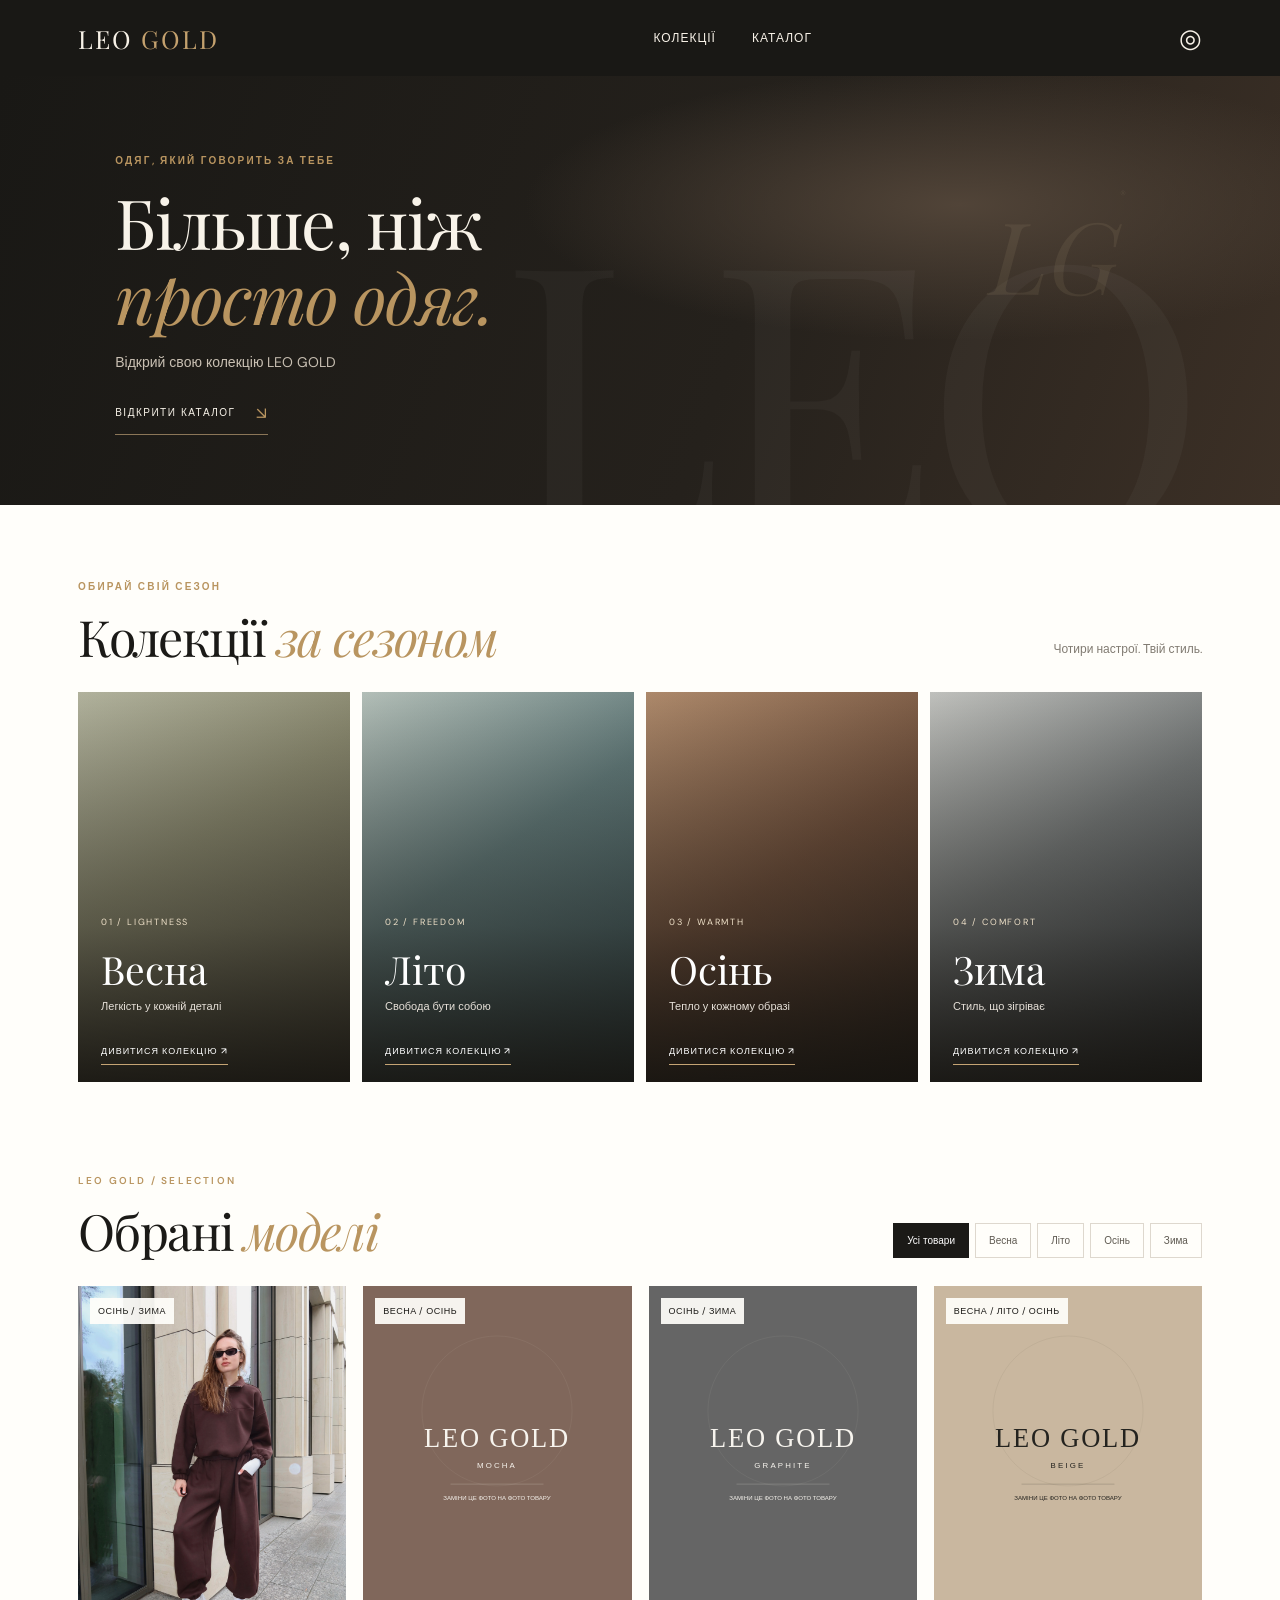
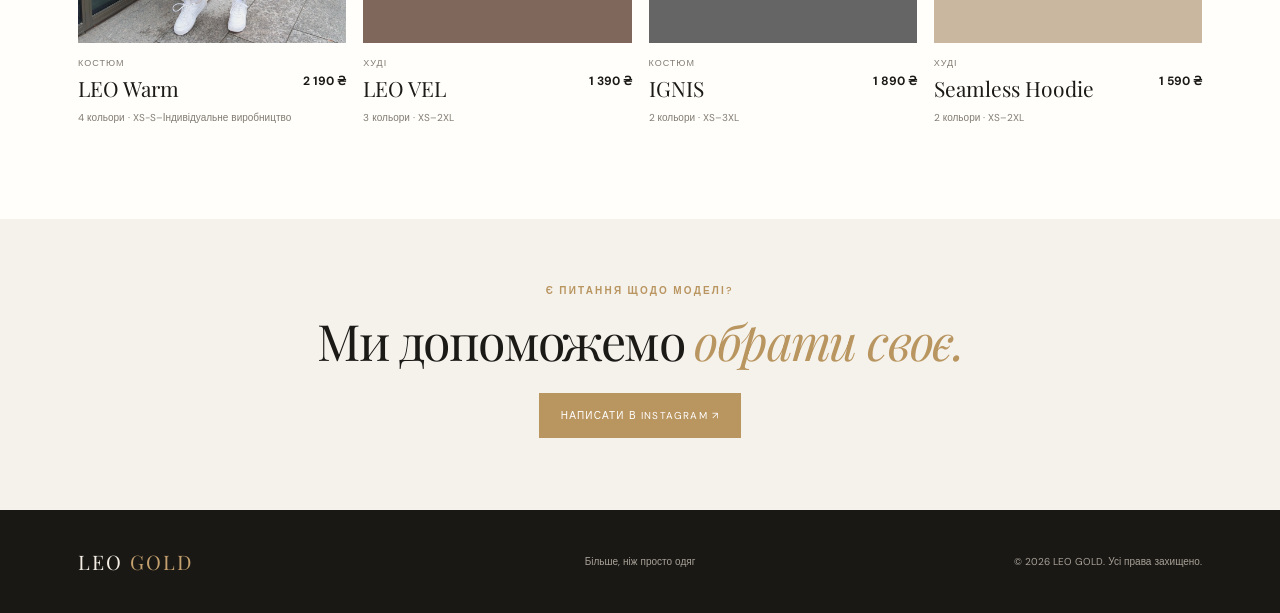
<file: index.html>
<!doctype html>
<html lang="uk">

<head>
    <meta charset="utf-8">
    <meta name="viewport" content="width=device-width,initial-scale=1">
    <meta name="theme-color" content="#171613">
    <meta name="description" content="Каталог одягу LEO GOLD">
    <title>LEO GOLD — каталог одягу</title>
    <link rel="stylesheet" href="styles.css">
</head>

<body>
    <header class="site-header"><a class="brand" href="index.html">LEO <span>GOLD</span></a>
        <nav><a href="#seasons">Колекції</a><a href="#catalog">Каталог</a></nav><a class="insta-link"
            href="https://instagram.com/leo_gold" target="_blank" rel="noreferrer" aria-label="Instagram">◎</a>
    </header>
    <main>
        <section class="hero">
            <p class="eyebrow">ОДЯГ, ЯКИЙ ГОВОРИТЬ ЗА ТЕБЕ</p>
            <h1>Більше, ніж<br><em>просто одяг.</em></h1>
            <p class="hero-copy">Відкрий свою колекцію LEO GOLD</p><a class="text-link" href="#seasons">ВІДКРИТИ КАТАЛОГ
                <span>↘</span></a>
            <div class="hero-mark">LG<span>®</span></div>
        </section>
        <section id="seasons" class="season-section section-wrap">
            <div class="section-heading">
                <div>
                    <p class="eyebrow">ОБИРАЙ СВІЙ СЕЗОН</p>
                    <h2>Колекції <em>за сезоном</em></h2>
                </div>
                <p class="heading-note">Чотири настрої. Твій стиль.</p>
            </div>
            <div class="season-grid">
                <a class="season-card spring" href="#catalog" data-filter-season="весна">
                    <div class="season-content"><span>01 / LIGHTNESS</span>
                        <h3>Весна</h3>
                        <p>Легкість у кожній деталі</p><b>ДИВИТИСЯ КОЛЕКЦІЮ ↗</b>
                    </div>
                </a>
                <a class="season-card summer" href="#catalog" data-filter-season="літо">
                    <div class="season-content"><span>02 / FREEDOM</span>
                        <h3>Літо</h3>
                        <p>Свобода бути собою</p><b>ДИВИТИСЯ КОЛЕКЦІЮ ↗</b>
                    </div>
                </a>
                <a class="season-card autumn" href="#catalog" data-filter-season="осінь">
                    <div class="season-content"><span>03 / WARMTH</span>
                        <h3>Осінь</h3>
                        <p>Тепло у кожному образі</p><b>ДИВИТИСЯ КОЛЕКЦІЮ ↗</b>
                    </div>
                </a>
                <a class="season-card winter" href="#catalog" data-filter-season="зима">
                    <div class="season-content"><span>04 / COMFORT</span>
                        <h3>Зима</h3>
                        <p>Стиль, що зігріває</p><b>ДИВИТИСЯ КОЛЕКЦІЮ ↗</b>
                    </div>
                </a>
            </div>
        </section>
        <section id="catalog" class="catalog-section section-wrap">
            <div class="section-heading">
                <div>
                    <p class="eyebrow">LEO GOLD / SELECTION</p>
                    <h2>Обрані <em>моделі</em></h2>
                </div>
                <div class="filter-row" id="filters"><button class="filter active" data-season="усі">Усі
                        товари</button><button class="filter" data-season="весна">Весна</button><button class="filter"
                        data-season="літо">Літо</button><button class="filter" data-season="осінь">Осінь</button><button
                        class="filter" data-season="зима">Зима</button></div>
            </div>
            <div id="catalog-grid" class="product-grid" aria-live="polite"></div>
            <p id="empty-state" class="empty-state" hidden>У цій колекції поки немає товарів.</p>
        </section>
        <section class="contact-band">
            <p class="eyebrow">Є ПИТАННЯ ЩОДО МОДЕЛІ?</p>
            <h2>Ми допоможемо <em>обрати своє.</em></h2><a href="https://instagram.com/leo_gold" target="_blank"
                rel="noreferrer" class="gold-button">НАПИСАТИ В INSTAGRAM ↗</a>
        </section>
    </main>
    <footer class="site-footer"><a class="brand" href="index.html">LEO <span>GOLD</span></a>
        <p>Більше, ніж просто одяг</p><small>© <span id="year"></span> LEO GOLD. Усі права захищено.</small>
    </footer>
    <script src="products.js?v=3"></script>
    <script src="app.js?v=3"></script>
</body>

</html>
</file>
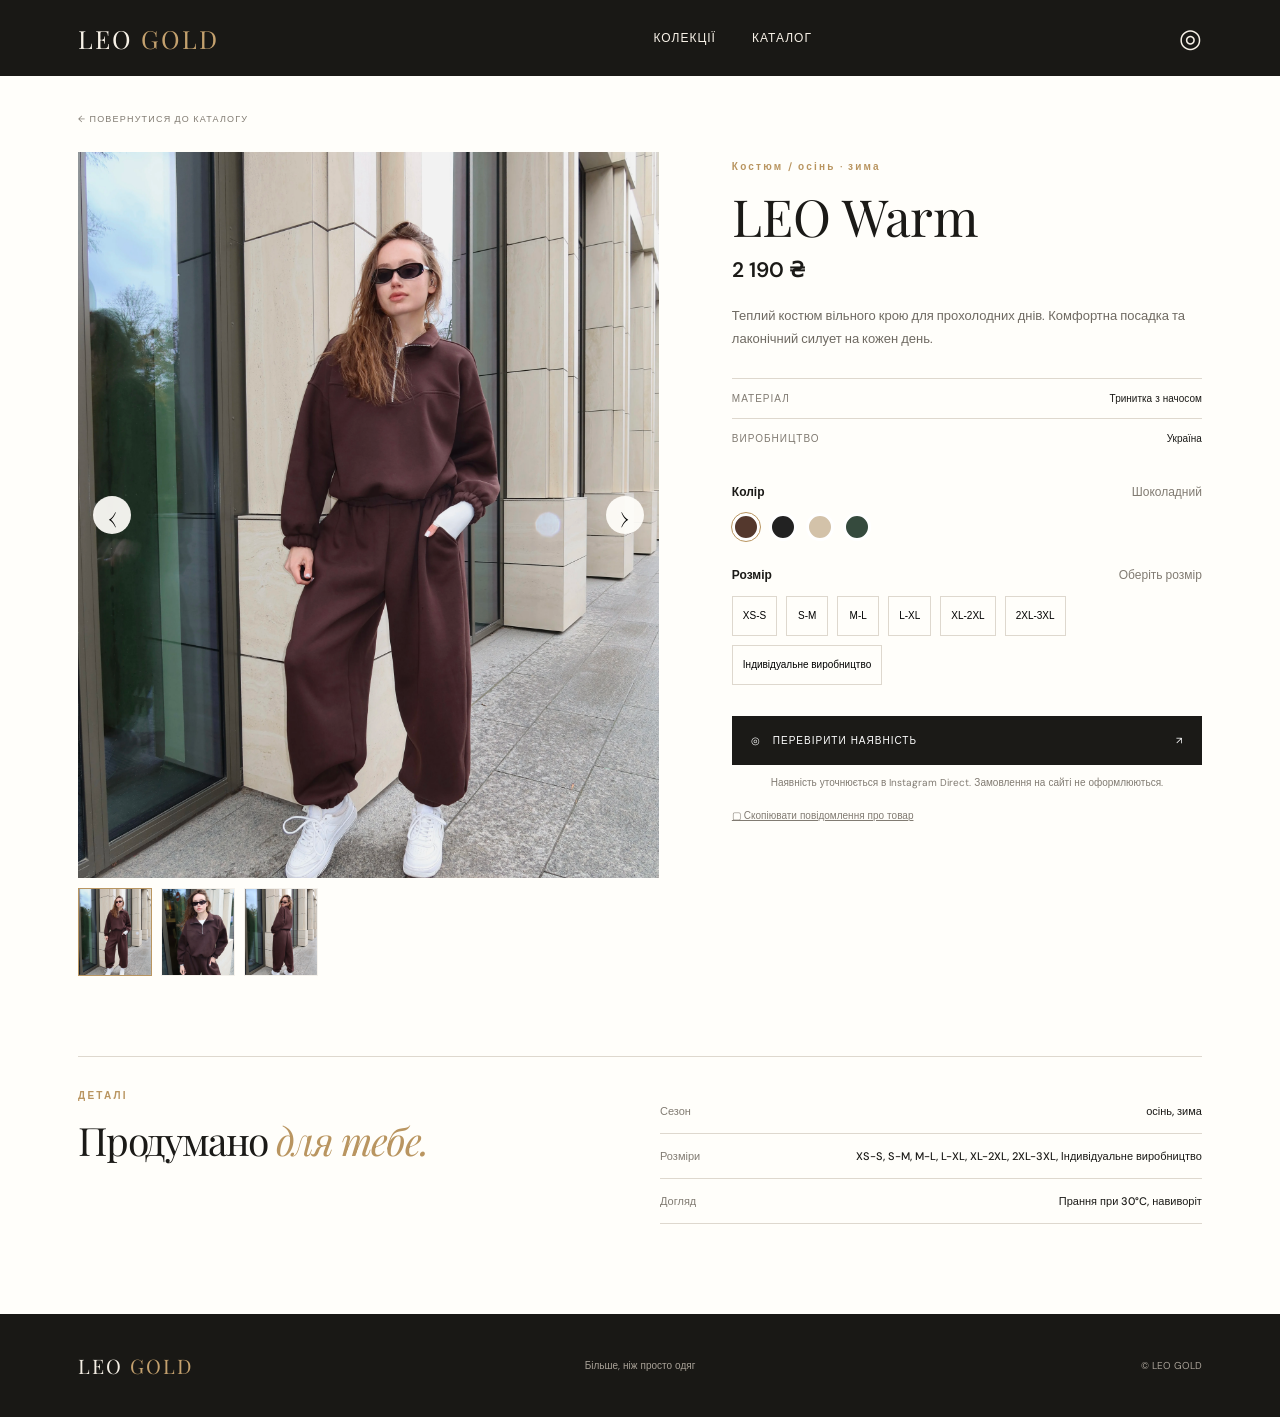
<file: product.html>
<!doctype html><html lang="uk"><head><meta charset="utf-8"><meta name="viewport" content="width=device-width,initial-scale=1"><meta name="theme-color" content="#171613"><title>Товар — LEO GOLD</title><link rel="stylesheet" href="styles.css"></head><body><header class="site-header"><a class="brand" href="index.html">LEO <span>GOLD</span></a><nav><a href="index.html#seasons">Колекції</a><a href="index.html#catalog">Каталог</a></nav><a class="insta-link" href="https://instagram.com/leo_gold" target="_blank" rel="noreferrer" aria-label="Instagram">◎</a></header><main id="product-root" class="product-page section-wrap"><p class="loading">Завантажуємо товар…</p></main><footer class="site-footer"><a class="brand" href="index.html">LEO <span>GOLD</span></a><p>Більше, ніж просто одяг</p><small>© LEO GOLD</small></footer><script src="products.js?v=3"></script><script src="product-page.js?v=3"></script></body></html>
</file>
<file: styles.css>
@import url('https://fonts.googleapis.com/css2?family=DM+Sans:wght@400;500;600;700&family=Playfair+Display:ital,wght@0,400;0,500;1,400;1,500&display=swap');
:root{--ink:#1b1a17;--paper:#f5f2ec;--white:#fffefa;--gold:#b99560;--muted:#817b72;--line:#ded8ce;--serif:'Playfair Display',Georgia,serif;--sans:'DM Sans',Arial,sans-serif}*{box-sizing:border-box}html{scroll-behavior:smooth}body{margin:0;color:var(--ink);background:var(--white);font-family:var(--sans);-webkit-font-smoothing:antialiased}a{color:inherit;text-decoration:none}.site-header{height:76px;padding:0 6.1%;display:flex;align-items:center;justify-content:space-between;background:#191815;color:#f7f1e7;position:relative;z-index:2}.brand{font-family:var(--serif);font-size:25px;letter-spacing:2px;white-space:nowrap}.brand span{color:#c4a16e}.site-header nav{display:flex;gap:36px;margin-left:6%;font-size:12px;letter-spacing:1px;text-transform:uppercase}.site-header nav a,.insta-link{transition:color .2s}.site-header nav a:hover,.insta-link:hover{color:#d3b27d}.insta-link{font-size:26px}.hero{min-height:390px;background:radial-gradient(ellipse at 75% 30%,#514438 0,transparent 32%),linear-gradient(110deg,#191815 0%,#25211c 58%,#3c3026 100%);color:#f8f3e9;padding:78px 9% 70px;position:relative;overflow:hidden}.hero:after{content:'LEO';position:absolute;right:7%;bottom:-70px;font:clamp(180px,30vw,390px)/1 var(--serif);color:#ffffff08;letter-spacing:-18px;pointer-events:none}.eyebrow{font-size:10px;letter-spacing:2.2px;font-weight:600;color:var(--gold);margin:0 0 17px}.hero h1,.section-heading h2,.contact-band h2,.extra-info h2{font:400 clamp(42px,5.4vw,72px)/1.08 var(--serif);letter-spacing:-1.6px;margin:0}.hero h1 em,.section-heading h2 em,.contact-band h2 em,.extra-info h2 em{font-weight:400;color:var(--gold)}.hero-copy{color:#c9c0b3;font-size:14px;margin:20px 0 29px}.text-link{display:inline-flex;align-items:center;gap:20px;border-bottom:1px solid #8b7658;padding:0 0 10px;font-size:10px;letter-spacing:1.5px}.text-link span{font-size:17px;color:var(--gold)}.hero-mark{position:absolute;right:12%;top:26%;font:italic 100px var(--serif);color:#d1b78e19}.hero-mark span{font:12px var(--sans);vertical-align:top}.section-wrap{max-width:1500px;margin:auto;padding-left:6.1%;padding-right:6.1%}.season-section{padding-top:75px;padding-bottom:80px}.section-heading{display:flex;justify-content:space-between;align-items:end;gap:30px;margin-bottom:28px}.section-heading h2,.contact-band h2,.extra-info h2{font-size:clamp(34px,4vw,50px)}.heading-note{color:var(--muted);font-size:12px;margin-bottom:7px}.season-grid{display:grid;grid-template-columns:repeat(4,minmax(0,1fr));gap:12px}.season-card{height:350px;position:relative;display:flex;align-items:end;overflow:hidden;color:white;background-color:#6d5a49;background-size:cover;background-position:center;isolation:isolate}.season-card:before{content:"";position:absolute;inset:0;z-index:-2;transition:transform .7s}.season-card:after{content:"";position:absolute;inset:0;z-index:-1;background:linear-gradient(0deg,#15130fe8 0%,#15130f69 40%,#15130f08 100%)}.season-card:hover:before{transform:scale(1.06)}.spring:before{background:linear-gradient(145deg,#b6b7a1,#8b8a70 40%,#524e3e)}.summer:before{background:linear-gradient(145deg,#b8c4bd,#637c7c 44%,#354c50)}.autumn:before{background:linear-gradient(145deg,#b28d6e,#70503c 48%,#30241d)}.winter:before{background:linear-gradient(145deg,#c5c6c2,#777b7b 43%,#303438)}.season-content{padding:23px;width:100%}.season-content>span{font-size:9px;letter-spacing:1.8px;color:#eee0c8}.season-content h3{font:400 39px var(--serif);margin:13px 0 4px}.season-content p{font-size:11px;color:#e6e0d8;margin:0 0 25px}.season-content b{font-size:9px;font-weight:500;letter-spacing:1px;border-bottom:1px solid #c5a474;padding-bottom:7px}.catalog-section{padding-top:12px;padding-bottom:95px}.filter-row{display:flex;flex-wrap:wrap;gap:6px}.filter{border:1px solid var(--line);background:transparent;color:#5f5a52;border-radius:0;padding:10px 13px;font:10px var(--sans);cursor:pointer;transition:all .2s}.filter.active,.filter:hover{background:var(--ink);color:#fff;border-color:var(--ink)}.product-grid{display:grid;grid-template-columns:repeat(4,minmax(0,1fr));gap:30px 17px}.product-card{display:block;min-width:0}.product-image-wrap{position:relative;overflow:hidden;background:var(--paper);aspect-ratio:3/4}.product-image{width:100%;height:100%;object-fit:cover;display:block;transition:transform .6s}.product-card:hover .product-image{transform:scale(1.035)}.image-arrow{position:absolute;right:12px;bottom:12px;width:34px;height:34px;background:#fffefa;display:grid;place-items:center;border-radius:50%;font-size:18px;opacity:0;transform:translateY(5px);transition:.25s}.product-card:hover .image-arrow{opacity:1;transform:none}.product-tag{position:absolute;top:12px;left:12px;padding:7px 8px;background:#fffefaed;font-size:9px;text-transform:uppercase;letter-spacing:.5px}.product-meta{display:flex;justify-content:space-between;gap:10px;align-items:start;padding-top:14px}.product-category{font-size:9px;color:var(--muted);text-transform:uppercase;letter-spacing:1px;margin:0 0 5px}.product-meta h3{font:400 21px var(--serif);margin:0}.product-meta strong{font-size:12px;white-space:nowrap;padding-top:16px}.product-colors{font-size:10px;color:var(--muted);margin:9px 0 0}.empty-state{padding:35px;background:var(--paper);color:var(--muted)}.contact-band{padding:65px 20px 72px;text-align:center;background:var(--paper)}.contact-band h2{margin-bottom:25px}.gold-button{display:inline-flex;align-items:center;justify-content:center;gap:18px;padding:16px 22px;background:var(--gold);color:#fff;font-size:10px;letter-spacing:1.2px;border:0;cursor:pointer;transition:background .2s}.gold-button:hover{background:#967448}.site-footer{background:#191815;color:#f4eee4;padding:35px 6.1%;display:grid;grid-template-columns:1fr 1fr 1fr;align-items:center;gap:15px}.site-footer .brand{font-size:20px}.site-footer p,.site-footer small{font-size:10px;color:#a8a197}.site-footer p{text-align:center}.site-footer small{text-align:right}.product-page{padding-top:30px;padding-bottom:90px}.back-link{display:inline-block;font-size:9px;letter-spacing:1.2px;color:var(--muted);margin:0 0 27px}.product-layout{display:grid;grid-template-columns:minmax(0,1.05fr) minmax(340px,.85fr);gap:6.5%;align-items:start}.main-image-frame{position:relative;background:var(--paper);aspect-ratio:4/5;overflow:hidden}.main-image-frame>img{width:100%;height:100%;object-fit:cover;display:block}.gallery-arrow{position:absolute;top:50%;transform:translateY(-50%);border:0;border-radius:50%;background:#fffefaed;width:38px;height:38px;font:28px var(--serif);cursor:pointer}.gallery-arrow.prev{left:15px}.gallery-arrow.next{right:15px}.thumb-row{display:flex;gap:9px;overflow:auto;padding-top:10px}.thumb{padding:0;border:1px solid transparent;background:var(--paper);width:74px;height:88px;flex:0 0 auto;cursor:pointer}.thumb.selected{border-color:var(--gold)}.thumb img{width:100%;height:100%;object-fit:cover}.product-info-detail{padding-top:8px}.product-info-detail h1{font:400 clamp(40px,4vw,58px)/1.05 var(--serif);margin:0 0 12px}.detail-price{font-size:21px;font-weight:600;margin:0 0 20px}.detail-description{font-size:13px;line-height:1.8;color:#6f6a62;max-width:470px;margin-bottom:27px}.detail-line{display:flex;justify-content:space-between;gap:16px;padding:13px 0;border-top:1px solid var(--line);font-size:10px}.detail-line span{letter-spacing:1px;color:var(--muted)}.detail-line b{font-weight:500;text-align:right}.selector-block{margin-top:26px}.selector-title{font-size:12px;font-weight:600;display:flex;justify-content:space-between;gap:12px}.selector-title span{font-weight:400;color:var(--muted)}.swatches,.size-options{display:flex;flex-wrap:wrap;gap:9px;margin-top:13px}.swatch{width:28px;height:28px;border-radius:50%;border:3px solid #fff;outline:1px solid transparent;background:var(--swatch);cursor:pointer}.swatch.chosen{outline-color:var(--gold)}.size-option{min-width:42px;height:40px;padding:0 10px;border:1px solid var(--line);background:transparent;font-size:10px;cursor:pointer}.size-option.chosen,.size-option:hover{border-color:var(--ink);background:var(--ink);color:#fff}.availability-button{display:flex;justify-content:space-between;align-items:center;margin-top:31px;padding:18px 19px;background:var(--ink);color:#fff;font-size:10px;letter-spacing:1px;transition:background .2s}.availability-button:hover{background:var(--gold)}.availability-note{font-size:10px;color:var(--muted);line-height:1.6;text-align:center}.copy-message{border:0;background:transparent;color:var(--muted);font:10px var(--sans);text-decoration:underline;cursor:pointer;padding:8px 0}.extra-info{margin-top:80px;padding-top:32px;border-top:1px solid var(--line);display:grid;grid-template-columns:1fr 1fr;gap:40px}.extra-info h2{font-size:39px}.spec-list>div{display:flex;justify-content:space-between;gap:20px;padding:15px 0;border-bottom:1px solid var(--line);font-size:11px}.spec-list span{color:var(--muted)}.spec-list b{font-weight:500;text-align:right}.not-found{padding:90px 0;text-align:center;min-height:45vh}.not-found h1{font:42px var(--serif)}.not-found>p:not(.eyebrow){color:var(--muted);margin-bottom:28px}.loading{padding:80px 0;color:var(--muted)}
@media(min-width:1200px){.season-card{height:390px}}@media(max-width:900px){.season-grid{grid-template-columns:repeat(2,minmax(0,1fr))}.season-card{height:330px}.product-grid{grid-template-columns:repeat(3,minmax(0,1fr))}.product-layout{gap:4%}.section-heading{align-items:start;flex-direction:column}.heading-note{display:none}}@media(max-width:620px){.site-header{height:65px;padding:0 18px}.brand{font-size:21px}.site-header nav{gap:13px;margin:0;font-size:9px}.insta-link{font-size:22px}.hero{padding:65px 24px 60px;min-height:360px}.hero-mark{right:3%;top:42%;font-size:75px}.section-wrap{padding-left:18px;padding-right:18px}.season-section{padding-top:48px;padding-bottom:50px}.season-grid{gap:9px}.season-card{height:270px}.season-content{padding:15px}.season-content h3{font-size:32px}.season-content p{font-size:10px;margin-bottom:18px}.season-content b{font-size:8px}.section-heading h2,.contact-band h2{font-size:37px}.catalog-section{padding-bottom:55px}.filter-row{gap:5px}.filter{padding:9px 10px;font-size:9px}.product-grid{grid-template-columns:repeat(2,minmax(0,1fr));gap:23px 11px}.product-meta{display:block;padding-top:10px}.product-meta h3{font-size:19px}.product-meta strong{display:block;padding-top:7px}.product-tag{font-size:8px;top:8px;left:8px}.product-page{padding-top:20px;padding-bottom:55px}.product-layout{grid-template-columns:1fr;gap:28px}.product-info-detail h1{font-size:44px}.extra-info{grid-template-columns:1fr;gap:20px;margin-top:50px}.site-footer{grid-template-columns:1fr;text-align:center;padding:30px 18px;gap:10px}.site-footer p,.site-footer small{text-align:center;margin:0}.site-footer .brand{justify-self:center}.contact-band{padding:50px 18px}.detail-line{font-size:10px}}
</file>
